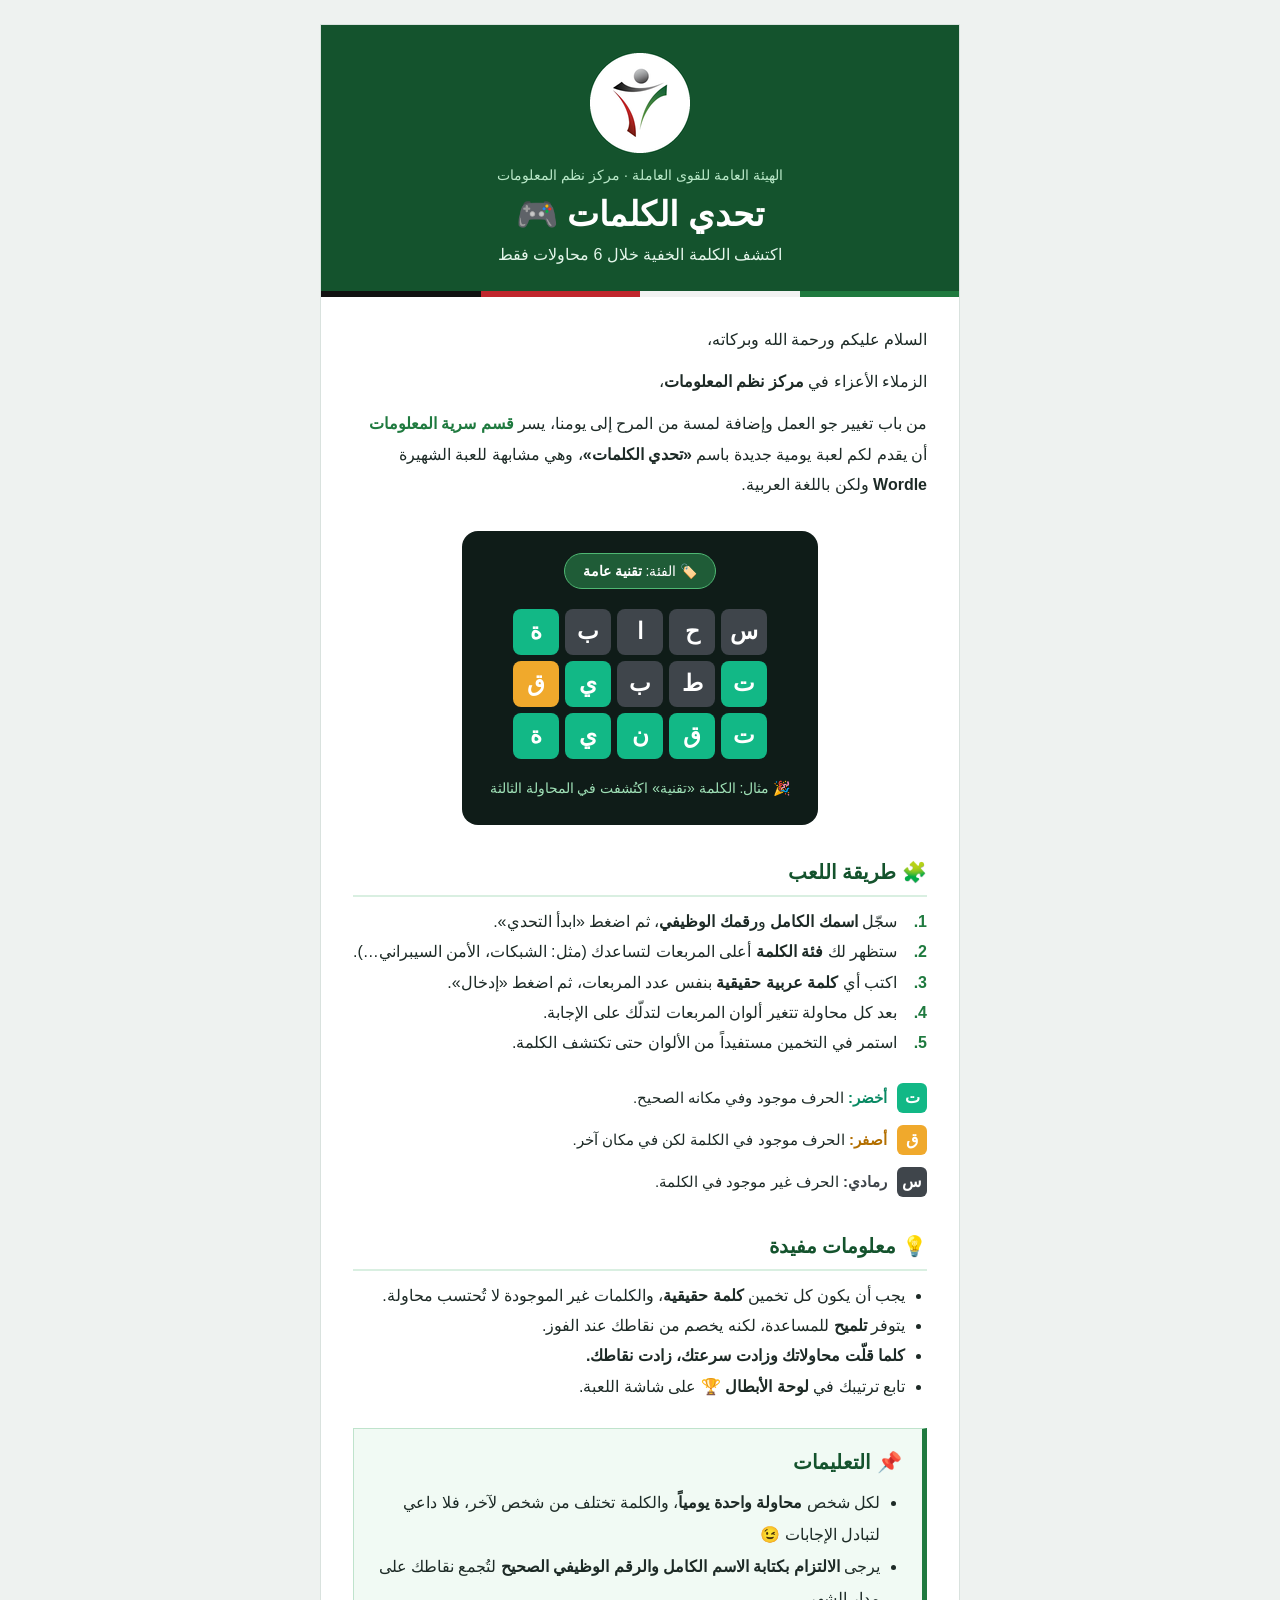
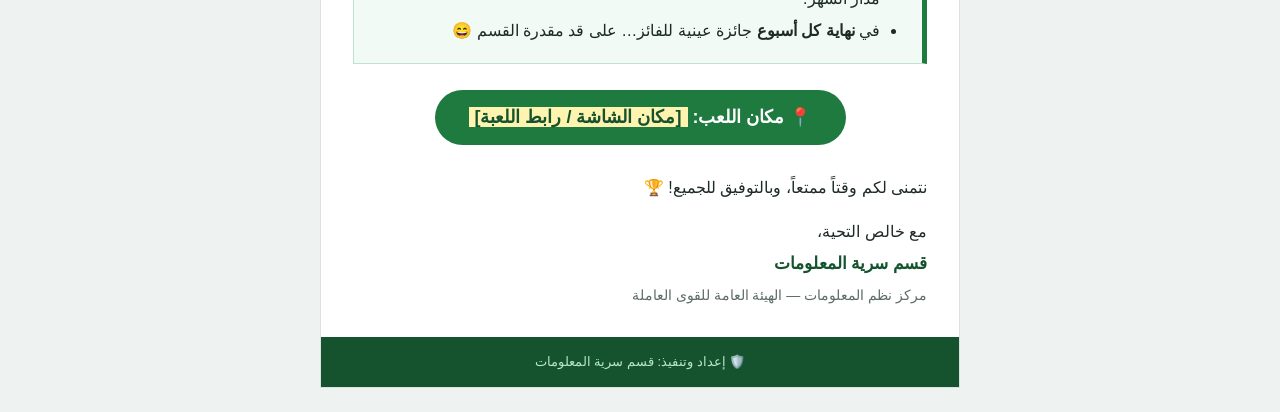
<file: email/invite.html>
<!doctype html>
<html lang="ar" dir="rtl">
<head>
<meta charset="utf-8">
<meta name="viewport" content="width=device-width, initial-scale=1">
<title>دعوة — تحدي الكلمات</title>
<!--
  طريقة الاستخدام:
  1) افتح هذا الملف في Chrome أو Edge
  2) اضغط Ctrl + A ثم Ctrl + C
  3) افتح رسالة جديدة في Outlook والصق بـ Ctrl + V
  (التصميم مبني بجداول وأنماط مضمّنة حتى يظهر بشكل صحيح في Outlook)
-->
</head>
<body style="margin:0;padding:0;background-color:#eef2f0;">

<table role="presentation" width="100%" cellpadding="0" cellspacing="0" border="0" bgcolor="#eef2f0" style="background-color:#eef2f0;">
<tr><td align="center" style="padding:24px 12px;">

<table role="presentation" width="640" cellpadding="0" cellspacing="0" border="0" dir="rtl"
       style="width:640px;max-width:640px;background-color:#ffffff;border:1px solid #d9e2de;font-family:'Segoe UI',Tahoma,Arial,sans-serif;color:#1d2a26;">

  <!-- ═══ Header ═══ -->
  <tr>
    <td bgcolor="#14532d" align="center" style="background-color:#14532d;padding:28px 24px 22px;">
      <table role="presentation" cellpadding="0" cellspacing="0" border="0">
        <tr>
          <td align="center" width="100" height="100" style="width:100px;height:100px;">
            <img src="[data-uri]" width="100" height="100" alt="الهيئة العامة للقوى العاملة" style="display:block;border:0;width:100px;height:100px;max-width:100px;">
          </td>
        </tr>
      </table>
      <div style="font-size:14px;color:#b9e8c8;padding-top:14px;">الهيئة العامة للقوى العاملة · مركز نظم المعلومات</div>
      <div style="font-size:34px;font-weight:bold;color:#ffffff;line-height:1.6;padding-top:4px;">تحدي الكلمات 🎮</div>
      <div style="font-size:16px;color:#e4f5ea;line-height:1.7;">اكتشف الكلمة الخفية خلال 6 محاولات فقط</div>
    </td>
  </tr>

  <!-- Kuwait flag ribbon -->
  <tr>
    <td style="padding:0;font-size:0;line-height:0;">
      <table role="presentation" width="100%" cellpadding="0" cellspacing="0" border="0">
        <tr>
          <td width="25%" height="6" bgcolor="#1f7a3f" style="background-color:#1f7a3f;font-size:0;line-height:0;">&nbsp;</td>
          <td width="25%" height="6" bgcolor="#f2f2f2" style="background-color:#f2f2f2;font-size:0;line-height:0;">&nbsp;</td>
          <td width="25%" height="6" bgcolor="#c0262c" style="background-color:#c0262c;font-size:0;line-height:0;">&nbsp;</td>
          <td width="25%" height="6" bgcolor="#111111" style="background-color:#111111;font-size:0;line-height:0;">&nbsp;</td>
        </tr>
      </table>
    </td>
  </tr>

  <!-- ═══ Intro ═══ -->
  <tr>
    <td style="padding:28px 32px 8px;font-size:16px;line-height:1.9;text-align:right;">
      <p style="margin:0 0 12px;">السلام عليكم ورحمة الله وبركاته،</p>
      <p style="margin:0 0 12px;">الزملاء الأعزاء في <strong>مركز نظم المعلومات</strong>،</p>
      <p style="margin:0;">من باب تغيير جو العمل وإضافة لمسة من المرح إلى يومنا، يسر <strong style="color:#1f7a3f;">قسم سرية المعلومات</strong> أن يقدم لكم لعبة يومية جديدة باسم <strong>«تحدي الكلمات»</strong>، وهي مشابهة للعبة الشهيرة <strong>Wordle</strong> ولكن باللغة العربية.</p>
    </td>
  </tr>

  <!-- ═══ Game illustration ═══ -->
  <tr>
    <td align="center" style="padding:22px 24px 6px;">
      <table role="presentation" cellpadding="0" cellspacing="0" border="0" bgcolor="#0f1c18" style="background-color:#0f1c18;border-radius:16px;">
        <tr>
          <td align="center" style="padding:22px 28px 24px;">
            <!-- category chip -->
            <table role="presentation" cellpadding="0" cellspacing="0" border="0">
              <tr>
                <td bgcolor="#1f5c37" style="background-color:#1f5c37;border:1px solid #4fb873;border-radius:20px;padding:6px 18px;font-size:14px;color:#ffffff;line-height:1.6;">
                  🏷️ الفئة: <strong>تقنية عامة</strong>
                </td>
              </tr>
            </table>
            <div style="height:14px;line-height:14px;font-size:0;">&nbsp;</div>

            <!-- board: answer = تقنية -->
            <table role="presentation" cellpadding="0" cellspacing="6" border="0" dir="rtl">
              <tr>
                <td width="46" height="46" align="center" bgcolor="#3f454b" style="background-color:#3f454b;border-radius:8px;font-size:23px;font-weight:bold;color:#ffffff;">س</td>
                <td width="46" height="46" align="center" bgcolor="#3f454b" style="background-color:#3f454b;border-radius:8px;font-size:23px;font-weight:bold;color:#ffffff;">ح</td>
                <td width="46" height="46" align="center" bgcolor="#3f454b" style="background-color:#3f454b;border-radius:8px;font-size:23px;font-weight:bold;color:#ffffff;">ا</td>
                <td width="46" height="46" align="center" bgcolor="#3f454b" style="background-color:#3f454b;border-radius:8px;font-size:23px;font-weight:bold;color:#ffffff;">ب</td>
                <td width="46" height="46" align="center" bgcolor="#12b886" style="background-color:#12b886;border-radius:8px;font-size:23px;font-weight:bold;color:#ffffff;">ة</td>
              </tr>
              <tr>
                <td width="46" height="46" align="center" bgcolor="#12b886" style="background-color:#12b886;border-radius:8px;font-size:23px;font-weight:bold;color:#ffffff;">ت</td>
                <td width="46" height="46" align="center" bgcolor="#3f454b" style="background-color:#3f454b;border-radius:8px;font-size:23px;font-weight:bold;color:#ffffff;">ط</td>
                <td width="46" height="46" align="center" bgcolor="#3f454b" style="background-color:#3f454b;border-radius:8px;font-size:23px;font-weight:bold;color:#ffffff;">ب</td>
                <td width="46" height="46" align="center" bgcolor="#12b886" style="background-color:#12b886;border-radius:8px;font-size:23px;font-weight:bold;color:#ffffff;">ي</td>
                <td width="46" height="46" align="center" bgcolor="#f0a92c" style="background-color:#f0a92c;border-radius:8px;font-size:23px;font-weight:bold;color:#ffffff;">ق</td>
              </tr>
              <tr>
                <td width="46" height="46" align="center" bgcolor="#12b886" style="background-color:#12b886;border-radius:8px;font-size:23px;font-weight:bold;color:#ffffff;">ت</td>
                <td width="46" height="46" align="center" bgcolor="#12b886" style="background-color:#12b886;border-radius:8px;font-size:23px;font-weight:bold;color:#ffffff;">ق</td>
                <td width="46" height="46" align="center" bgcolor="#12b886" style="background-color:#12b886;border-radius:8px;font-size:23px;font-weight:bold;color:#ffffff;">ن</td>
                <td width="46" height="46" align="center" bgcolor="#12b886" style="background-color:#12b886;border-radius:8px;font-size:23px;font-weight:bold;color:#ffffff;">ي</td>
                <td width="46" height="46" align="center" bgcolor="#12b886" style="background-color:#12b886;border-radius:8px;font-size:23px;font-weight:bold;color:#ffffff;">ة</td>
              </tr>
            </table>
            <div style="font-size:14px;color:#9fe0b6;padding-top:12px;line-height:1.7;">🎉 مثال: الكلمة «تقنية» اكتُشفت في المحاولة الثالثة</div>
          </td>
        </tr>
      </table>
    </td>
  </tr>

  <!-- ═══ How to play ═══ -->
  <tr>
    <td style="padding:24px 32px 4px;text-align:right;">
      <div style="font-size:20px;font-weight:bold;color:#14532d;line-height:1.7;border-bottom:2px solid #d9efe1;padding-bottom:6px;">🧩 طريقة اللعب</div>
      <table role="presentation" cellpadding="0" cellspacing="0" border="0" width="100%" style="font-size:16px;line-height:1.9;margin-top:10px;">
        <tr><td valign="top" width="30" style="color:#1f7a3f;font-weight:bold;">1.</td><td>سجّل <strong>اسمك الكامل</strong> و<strong>رقمك الوظيفي</strong>، ثم اضغط «ابدأ التحدي».</td></tr>
        <tr><td valign="top" width="30" style="color:#1f7a3f;font-weight:bold;">2.</td><td>ستظهر لك <strong>فئة الكلمة</strong> أعلى المربعات لتساعدك (مثل: الشبكات، الأمن السيبراني…).</td></tr>
        <tr><td valign="top" width="30" style="color:#1f7a3f;font-weight:bold;">3.</td><td>اكتب أي <strong>كلمة عربية حقيقية</strong> بنفس عدد المربعات، ثم اضغط «إدخال».</td></tr>
        <tr><td valign="top" width="30" style="color:#1f7a3f;font-weight:bold;">4.</td><td>بعد كل محاولة تتغير ألوان المربعات لتدلّك على الإجابة.</td></tr>
        <tr><td valign="top" width="30" style="color:#1f7a3f;font-weight:bold;">5.</td><td>استمر في التخمين مستفيداً من الألوان حتى تكتشف الكلمة.</td></tr>
      </table>
    </td>
  </tr>

  <!-- Colour legend -->
  <tr>
    <td style="padding:14px 32px 4px;">
      <table role="presentation" cellpadding="0" cellspacing="0" border="0" width="100%" style="font-size:15px;line-height:1.7;">
        <tr>
          <td width="40" style="padding:6px 0;"><table role="presentation" cellpadding="0" cellspacing="0" border="0"><tr><td width="30" height="30" align="center" bgcolor="#12b886" style="background-color:#12b886;border-radius:6px;color:#ffffff;font-weight:bold;font-size:16px;">ت</td></tr></table></td>
          <td style="padding:6px 0;"><strong style="color:#0a8a64;">أخضر:</strong> الحرف موجود وفي مكانه الصحيح.</td>
        </tr>
        <tr>
          <td width="40" style="padding:6px 0;"><table role="presentation" cellpadding="0" cellspacing="0" border="0"><tr><td width="30" height="30" align="center" bgcolor="#f0a92c" style="background-color:#f0a92c;border-radius:6px;color:#ffffff;font-weight:bold;font-size:16px;">ق</td></tr></table></td>
          <td style="padding:6px 0;"><strong style="color:#b36f00;">أصفر:</strong> الحرف موجود في الكلمة لكن في مكان آخر.</td>
        </tr>
        <tr>
          <td width="40" style="padding:6px 0;"><table role="presentation" cellpadding="0" cellspacing="0" border="0"><tr><td width="30" height="30" align="center" bgcolor="#3f454b" style="background-color:#3f454b;border-radius:6px;color:#ffffff;font-weight:bold;font-size:16px;">س</td></tr></table></td>
          <td style="padding:6px 0;"><strong style="color:#3f454b;">رمادي:</strong> الحرف غير موجود في الكلمة.</td>
        </tr>
      </table>
    </td>
  </tr>

  <!-- ═══ Tips ═══ -->
  <tr>
    <td style="padding:22px 32px 4px;text-align:right;">
      <div style="font-size:20px;font-weight:bold;color:#14532d;line-height:1.7;border-bottom:2px solid #d9efe1;padding-bottom:6px;">💡 معلومات مفيدة</div>
      <ul style="margin:10px 0 0;padding:0 22px 0 0;font-size:16px;line-height:1.9;">
        <li>يجب أن يكون كل تخمين <strong>كلمة حقيقية</strong>، والكلمات غير الموجودة لا تُحتسب محاولة.</li>
        <li>يتوفر <strong>تلميح</strong> للمساعدة، لكنه يخصم من نقاطك عند الفوز.</li>
        <li><strong>كلما قلّت محاولاتك وزادت سرعتك، زادت نقاطك.</strong></li>
        <li>تابع ترتيبك في <strong>لوحة الأبطال</strong> 🏆 على شاشة اللعبة.</li>
      </ul>
    </td>
  </tr>

  <!-- ═══ Rules box ═══ -->
  <tr>
    <td style="padding:22px 32px 6px;">
      <table role="presentation" width="100%" cellpadding="0" cellspacing="0" border="0" bgcolor="#f1faf4" style="background-color:#f1faf4;border:1px solid #bfe3cc;border-right:5px solid #1f7a3f;">
        <tr>
          <td style="padding:16px 20px;text-align:right;">
            <div style="font-size:20px;font-weight:bold;color:#14532d;line-height:1.7;">📌 التعليمات</div>
            <ul style="margin:8px 0 0;padding:0 22px 0 0;font-size:16px;line-height:2;">
              <li>لكل شخص <strong>محاولة واحدة يومياً</strong>، والكلمة تختلف من شخص لآخر، فلا داعي لتبادل الإجابات 😉</li>
              <li>يرجى <strong>الالتزام بكتابة الاسم الكامل والرقم الوظيفي الصحيح</strong> لتُجمع نقاطك على مدار الشهر.</li>
              <li>في <strong>نهاية كل أسبوع</strong> جائزة عينية للفائز… على قد مقدرة القسم 😄</li>
            </ul>
          </td>
        </tr>
      </table>
    </td>
  </tr>

  <!-- ═══ Where to play ═══ -->
  <tr>
    <td align="center" style="padding:20px 32px 8px;">
      <table role="presentation" cellpadding="0" cellspacing="0" border="0">
        <tr>
          <td bgcolor="#1f7a3f" align="center" style="background-color:#1f7a3f;border-radius:28px;padding:13px 34px;font-size:18px;font-weight:bold;color:#ffffff;line-height:1.6;">
            📍 مكان اللعب: <span style="background-color:#fff3b0;color:#14532d;padding:0 6px;">[مكان الشاشة / رابط اللعبة]</span>
          </td>
        </tr>
      </table>
    </td>
  </tr>

  <!-- ═══ Closing ═══ -->
  <tr>
    <td style="padding:20px 32px 26px;font-size:16px;line-height:1.9;text-align:right;">
      <p style="margin:0 0 14px;">نتمنى لكم وقتاً ممتعاً، وبالتوفيق للجميع! 🏆</p>
      <p style="margin:0;">مع خالص التحية،<br>
        <strong style="font-size:17px;color:#14532d;">قسم سرية المعلومات</strong><br>
        <span style="color:#5d6d68;font-size:14px;">مركز نظم المعلومات — الهيئة العامة للقوى العاملة</span>
      </p>
    </td>
  </tr>

  <!-- ═══ Footer ═══ -->
  <tr>
    <td bgcolor="#14532d" align="center" style="background-color:#14532d;padding:14px 20px;font-size:13px;color:#b9e8c8;line-height:1.7;">
      🛡️ إعداد وتنفيذ: قسم سرية المعلومات
    </td>
  </tr>

</table>

</td></tr>
</table>

</body>
</html>
</file>
